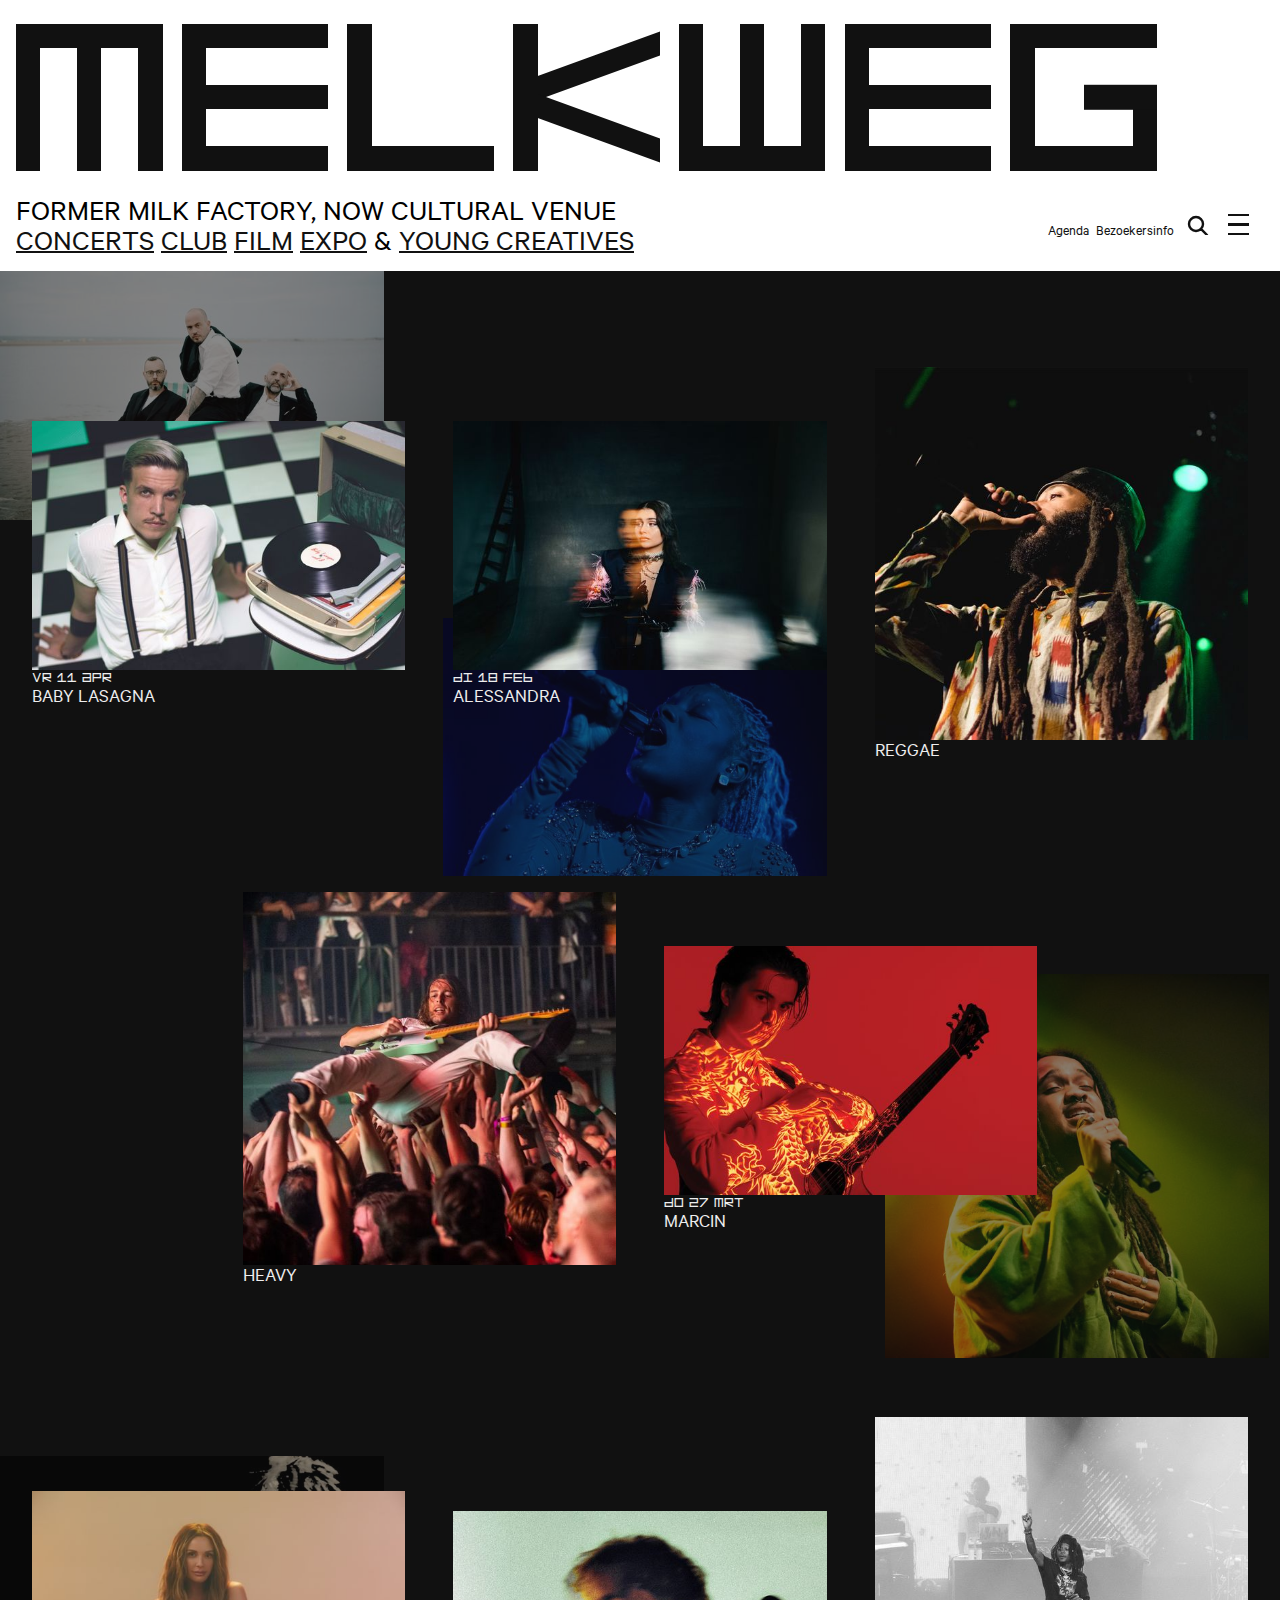
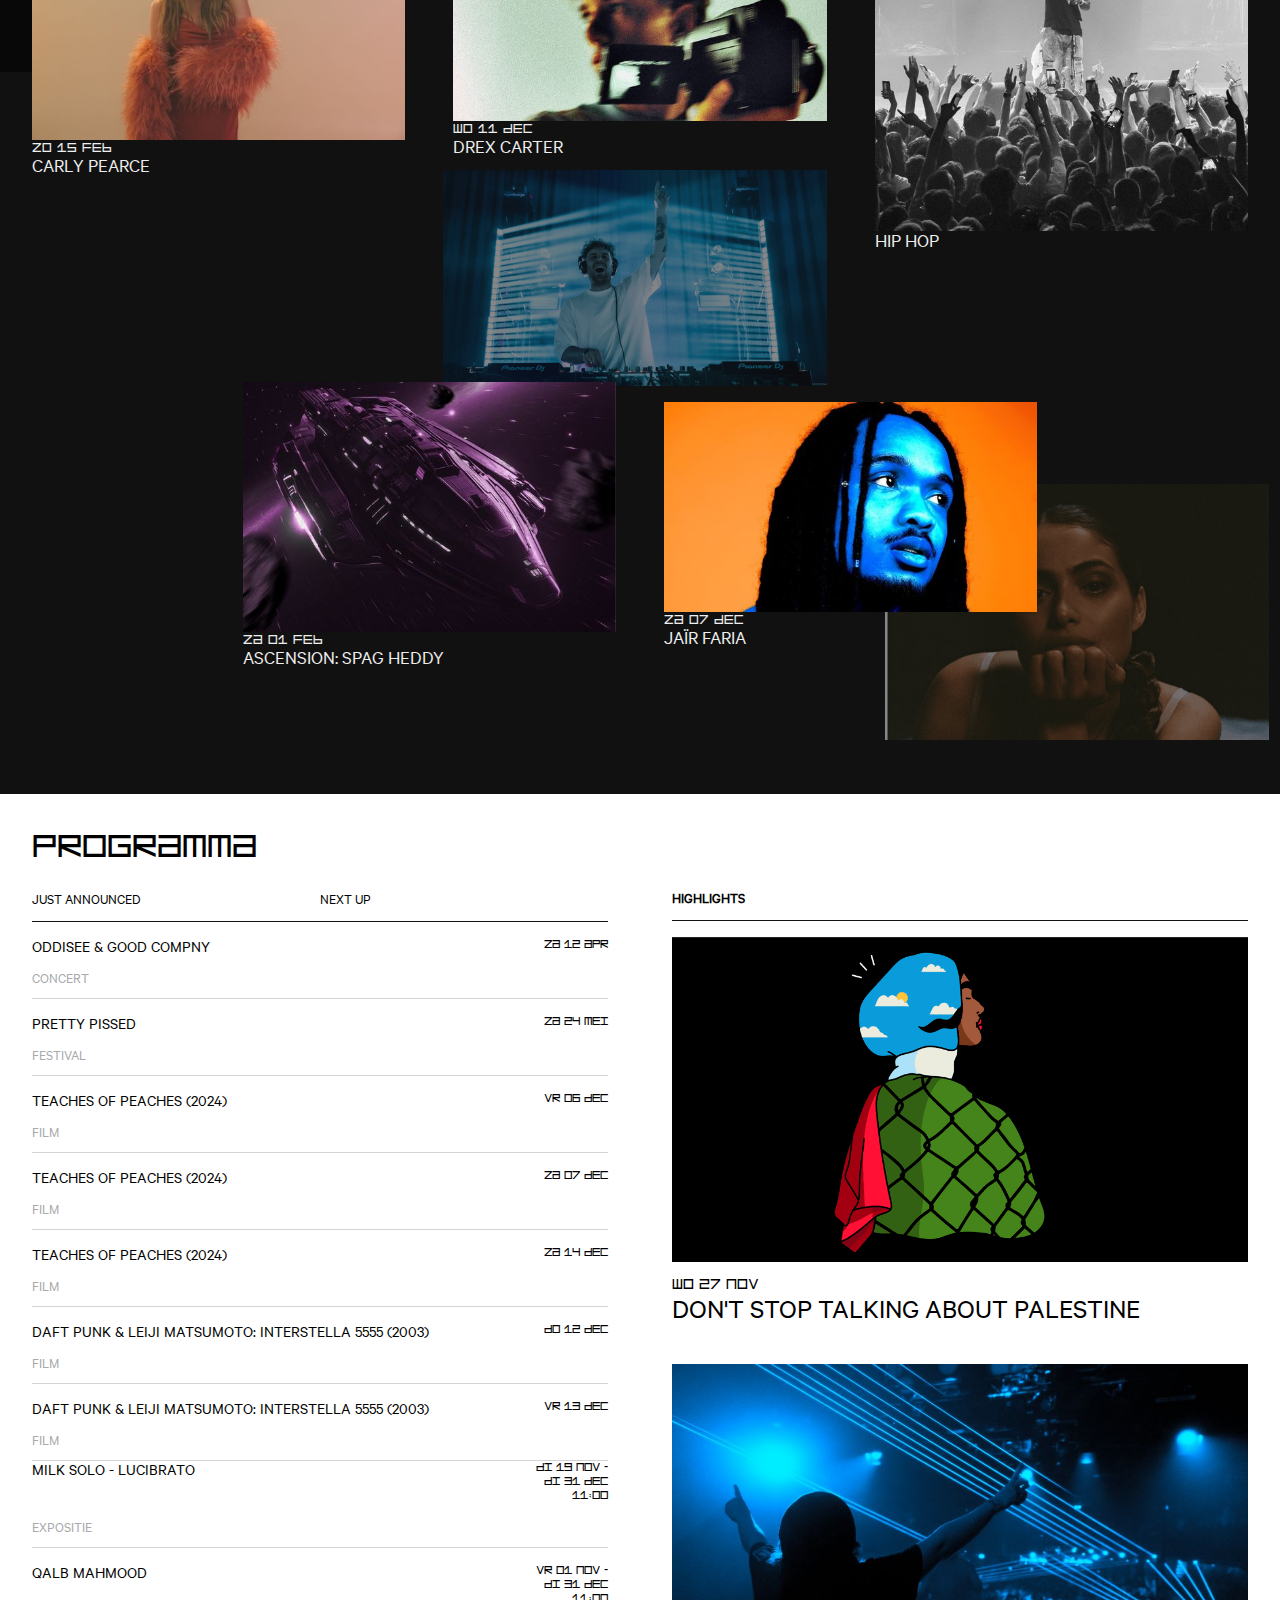
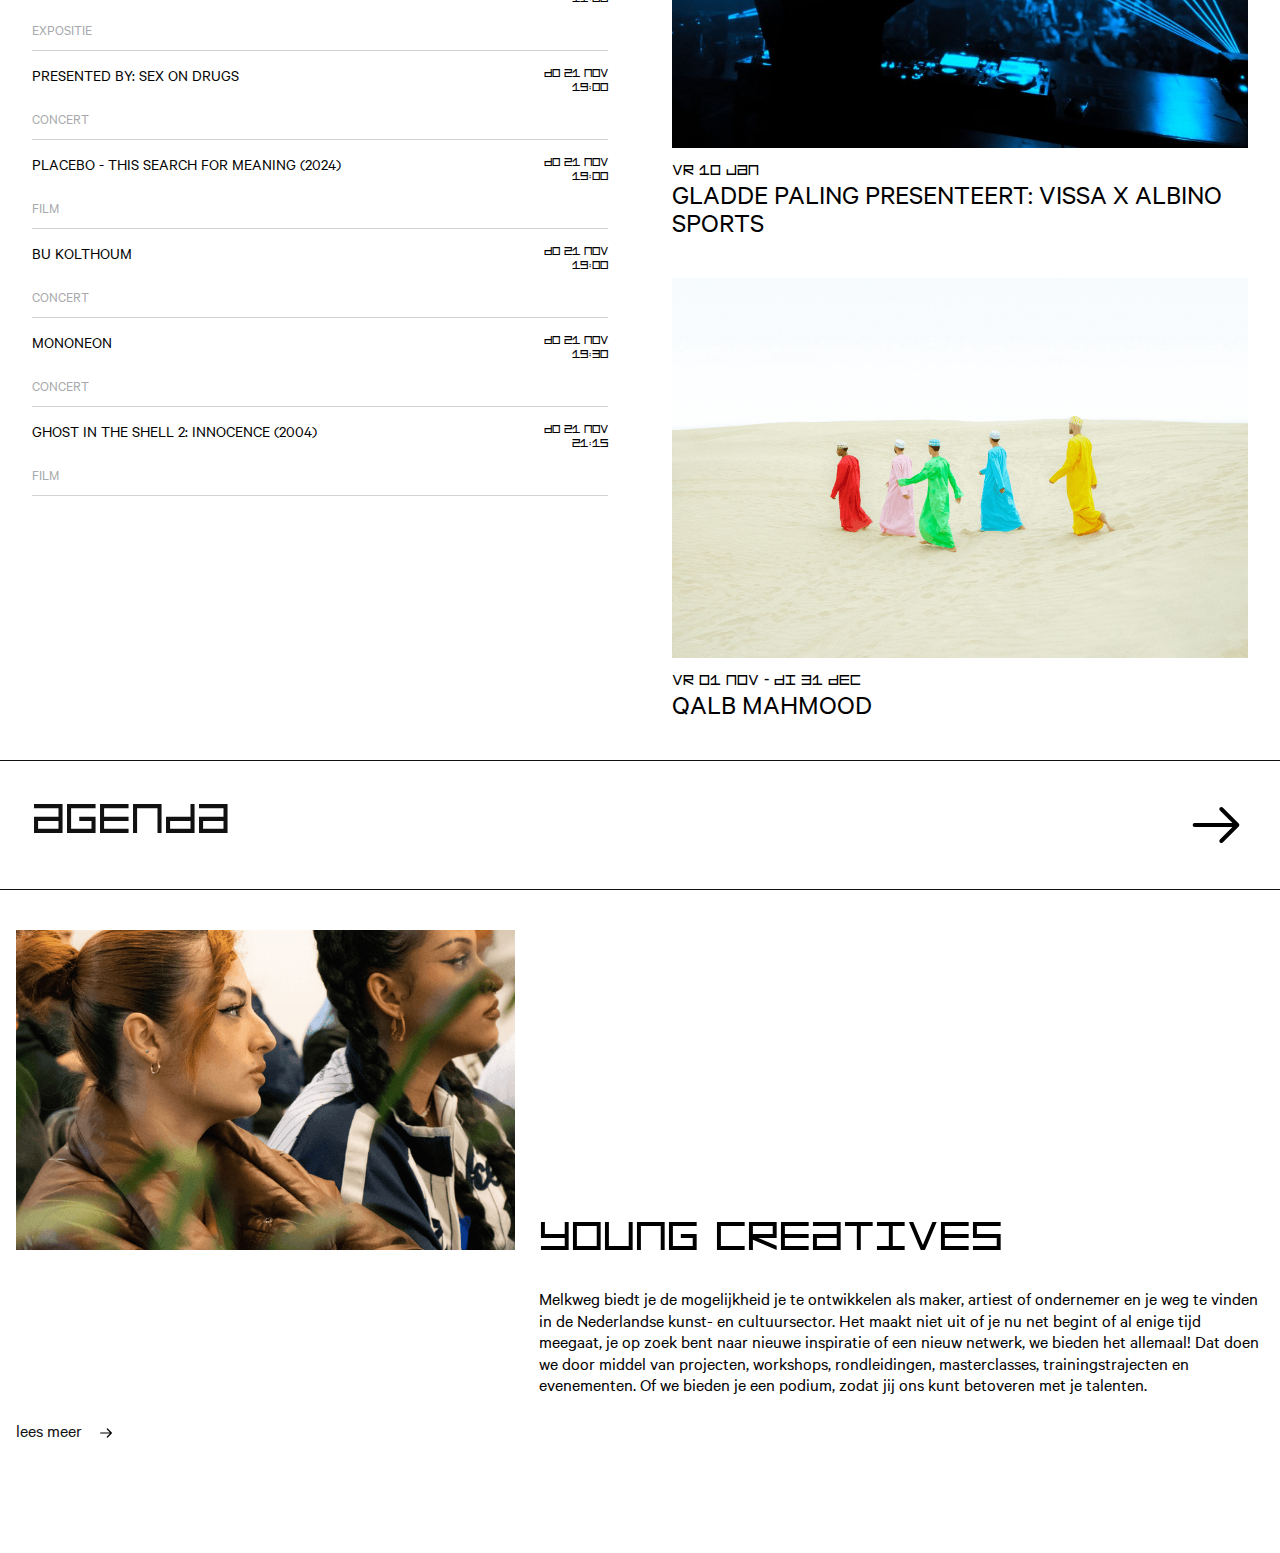
<file: index.html>
<!DOCTYPE html>
<html lang="nl">
	
<head>
	<meta charset="UTF-8">
	<meta name="author" content="Iris Baltus">
	<meta name="viewport" content="width=device-width, initial-scale=1">
	
	<title>Melkweg Amsterdam</title>
	
	<link href="styles/stylemain.css" rel="stylesheet">
	<link href="styles/stylehome.css" rel="stylesheet">
	
	<link rel="icon" type="image/svg+xml" href="images/favicon.svg">
</head>

<body>
	<header>
		<h1 class="visually-hidden">melkweg</h1>
		<!-- letter m -->
		<section>
			<div>
				<span></span>
				<span></span>
				<span></span>
				<span></span>
			</div>
		<!-- letter e -->
			<div>
				<span></span>
				<span></span>
				<span></span>
				<span></span>
			</div>
		<!-- letter l  -->
			<div>
				<span></span>
				<span></span>
			</div>
			
		<!--letter k  -->
			<div>
				<span></span>
				<span></span>
				<span></span>
			</div>
		<!-- letter w -->
			<div>
				<span></span>
				<span></span>
				<span></span>
				<span></span>
			</div>
		<!-- letter e 2 -->
			<div>
				<span></span>
				<span></span>
				<span></span>
				<span></span>
			</div>
		<!-- letter g -->
			<div>
				<span></span>
				<span></span>
				<span></span>
				<span></span>
				<span></span>
			</div>
		</section>	
			
		<nav>
			<a href="index.html">
				<h2>melkweg</h2>
			</a>
			<a href="#">Agenda</a>
			<a href="#">Bezoekersinfo</a>
			
			<a href="#">
					<svg  xmlns="http://www.w3.org/2000/svg">
	
						 <path d="M14.9536 14.9458L21 21M17 10C17 13.866 13.866 17 10 17C6.13401 17 3 13.866 3 10C3 6.13401 6.13401 3 10 3C13.866 3 17 6.13401 17 10Z"/> 
						
					</svg>
			</a>
			
			<div>
				<span></span>
				<span></span>
				<span></span>
			</div>

	</nav>    

	<nav>
		<p>former milk factory, now cultural venue</p>
		<a href="#">concerts</a>
		<a href="#">club</a>
		<a href="#">film</a>
		<a href="#">expo</a>
		&
		<a href="">young creatives</a>
	</nav>
			
		
		<!-- <ul>
			<li>Agenda</li>
			<li>Bezoekersinfo</li>
			<li> <img src="images/zoek_icoon.webp" alt="zoek-icoon"> </li>
			<li> <img src="images/Hamburger_icon.svg.png" alt="humburger menu icoon"></li>
		</ul> -->

	</header>
	
<main>
		<section>
			<h2 class="visually-hidden">Voorgesteld</h2>
			<article>
				<a href="#">
					<h3>Baby Lasagna</h3>
					<p>Vr 11 apr</p>
					<div>
						<img src="images/Baby-Lasagna-Website.jpg" alt="Afbeelding van Baby Lasagna">
					</div>	
								<!-- zoom kon niet anders dan met een div, overflow:hidden werkt anders niet -->
			    </a>
			</article>

			<article>
					<a href="#">
						<h3>Alessandra</h3>
						<p>di 18 feb</p>
						<div>
							<img src="images/alessandra-gurosommer3.jpg" alt="Afbeelding van Alessandra">
						</div>
						
					</a> 
			</article>

			<article>
				<a href="#">
					<h3>Reggae</h3>
					<div>
						<img src="images/reggae.jpg" alt="afbeelding van een reggae feest in de melkweg">
					</div>
					
			    </a>
			</article>
			
			<article>
				<a href="#">
					<h3>Heavy</h3>
					<div>
						<img src="images/heavy.jpg" alt="Afbeelding van een heavy feest in de melkweg">
					</div>
					
			    </a>
			</article>

			<article>
				<a href="#">
					<h3>Marcin</h3>
					<p>do 27 mrt</p>
					<div>
						<img src="images/Marcin-Website.jpg" alt="Afbeelding van Marcin">
					</div>
					
			    </a>
			</article>

			<article>
				<a href="#">
					<h3>Carly Pearce</h3>
					<p>zo 15 feb</p>
					<div>
						<img src="images/CarlyPearce.jpg" alt="Afbeelding van Carly Pearce">
					</div>
					
			    </a> 
			</article>

			<article>
				<a href="concert.html">
					<h3>Drex Carter</h3>
					<p>wo 11 dec</p>
					<div>
						<img src="images/Drex_Carter.jpeg" alt="Afbeelding van Drex Carter">
					</div>
					
				</a>	
			</article>

			<article>
				<a href="#">
					<h3>Hip Hop</h3>
					<div>
						<img src="images/Hip_Hop.jpg" alt="Afbeelding van een Hip Hop feest in de melkweg">
					</div>
					
				</a>
			</article>

			<article>
				<a href="#">
			    	<h3>Ascension: spag heddy  </h3>
					<p>za 01 feb</p>
					<div>
						<img src="images/Ascension-Website.jpg" alt="afbeelding van Ascension">
					</div>
					
			    </a>
			</article>

			<article>
				<a href="#">
					<h3>Jaïr Faria </h3>
					<p>za 07 dec</p>
					<div>
						<img src="images/jairfaria-CMS.jpg" alt="Afbeelding van Jaïr Faria">
					</div>
					
			    </a>
			</article>
			<!-- background image grid -->
			<ul>
				<li>
					<img src="images/Chinese-Man.jpg" alt="">
				</li>
				<li>
					<img src="images/Iniko.jpeg" alt="">
				</li>
				<li>
					<img src="images/RADAR-Jaïr.jpg" alt="">
				</li>
				<li>
					<img src="images/Rootsriders.jpg" alt="">
				</li>
				<li>
					<img src="images/Jerro.png" alt="">
				</li>
				<li>
					<img src="images/Noha-Website.png" alt="">
				</li>
			</ul>

		</section>

		<section>
			<header>
				<h2>Programma</h2>
				<input type="checkbox" id="justAnnounced" onclick="check()">
				<h3>
					<label for="just announced">just announced</label>
				</h3>
				<input type="checkbox" id="nextUp" onclick="check()">
				<h3>
					<label for="next up">next up</label>
				</h3>
				
		    </header>

			<!-- list just announced -->
			<ul>
				<li>
					<h4>pretty pissed</h4>
					<p>festival</p>
					<p>za 24 mei</p>
				</li>
				<li>
					<h4>oddisee & good compny</h4>
					<p>concert</p>
					<p>za 12 apr</p>
				</li>
				<li>
					<h4>teaches of peaches (2024)</h4>
					<p>film</p>
					<p>vr 06 dec</p>
				</li>
				<li>
					<h4>teaches of peaches (2024)</h4>
					<p>film</p>
					<p>za 07 dec</p>
				</li>
				<li>
					<h4>teaches of peaches (2024)</h4>
					<p>film</p>
					<p>za 14 dec</p>
				</li>
				<li>
					<h4>daft punk & leiji matsumoto: interstella 5555 (2003)</h4>
					<p>film</p>
					<p>do 12 dec</p>
				</li>
				<li>
					<h4>daft punk & leiji matsumoto: interstella 5555 (2003)</h4>
					<p>film</p>
					<p>vr 13 dec</p>
				</li>
			</ul>

			<!-- list next up -->
			<ul>
				<li>
					<h4>qalb mahmood</h4>
					<p>expositie</p>
					<p>vr 01 nov - di 31 dec 11:00</p>
				</li>
				<li>
					<h4>milk solo - lucibrato</h4>
					<p>expositie</p>
					<p>di 19 nov - di 31 dec 11:00</p>
				</li>
				<li>
					<h4>presented by: sex on drugs</h4>
					<p>concert</p>
					<p>do 21 nov 19:00</p>
				</li>
				<li>
					<h4>placebo - this search for meaning (2024)</h4>
					<p>film</p>
					<p>do 21 nov 19:00</p>
				</li>
				<li>
					<h4>bu kolthoum</h4>
					<p>concert</p>
					<p>do 21 nov 19:00</p>
				</li>
				<li>
					<h4>mononeon</h4>
					<p>concert</p>
					<p>do 21 nov 19:30</p>
				</li>
				<li>
					<h4>ghost in the shell 2: innocence (2004)</h4>
					<p>film</p>
					<p>do 21 nov 21:15</p>
				</li>
			</ul>
		</section>
		<section>
			<h2>highlights</h2>
			<ul>
				<li>
					<h3>don't stop talking about palestine</h3>
					<p>wo 27 nov</p>
					<a href="#"><img src="images/Don't-stop-talking-about-palestine.png" alt="Afbeelding dat de expositie over palestina representeert  "></a>
				</li>
				<li>
					<h3>gladde paling presenteert: vissa x albino sports</h3>
					<p>vr 10 jan</p>
					<a href="#"><img src="images/VISSA@Melkweg13.01.2024.-@eager_capturesHR-34.jpg" alt="Afbeelding die het vissa event representeert"></a>
				</li>
				<li>
					<h3>qalb mahmood</h3>
					<p>vr 01 nov - di 31 dec</p>
					<a href="#"><img src="images/qalb_mahmood.png" alt="Afbeelding van de expositie qalb mahmood"></a>
				</li>
			</ul>
		</section>
		<section>
			<a href="#">
				<!-- SVG STYLES IN CSS -->
				<h2>Agenda</h2>
				<svg width="4em" height="4em" viewBox="0 0 24 24" fill="none" xmlns="http://www.w3.org/2000/svg">
					<path d="M20 12L4 12M20 12L14 18M20 12L14 6" stroke="#000000" stroke-width="1.5" stroke-linecap="round" stroke-linejoin="round"/>
					</svg>
			</a>
		    
	    </section>
	
		<section>
			<h2>young creatives</h2>
			<p>Melkweg biedt je de mogelijkheid je te ontwikkelen
				 als maker, artiest of ondernemer en je weg te vinden 
				 in de Nederlandse kunst- en cultuursector. Het maakt niet 
				 uit of je nu net begint of al enige tijd meegaat, je op 
				 zoek bent naar nieuwe inspiratie of een nieuw netwerk, we 
				 bieden het allemaal! Dat doen we door middel van projecten, 
				 workshops, rondleidingen, masterclasses, trainingstrajecten 
				 en evenementen. Of we bieden je een podium, zodat jij ons 
				 kunt betoveren met je talenten.</p>
		    <img src="images/young-creatives-header.png" alt="Afbeelding van young creatives">
			
			<a href="#">
				<p>lees meer</p>
				<!-- <a href="">lees meer</a> -->
				<svg width="1em" height="1em" viewBox="0 0 24 24" fill="none" xmlns="http://www.w3.org/2000/svg">
					<path d="M20 12L4 12M20 12L14 18M20 12L14 6" stroke="#000000" stroke-width="1.8" stroke-linecap="round" stroke-linejoin="round"/>
					</svg>	

			</a>

		</section>

</main>
	<footer>

	</footer>
	

	<script defer src="scripts/script.js"></script>
</body>
	
</html>
</file>
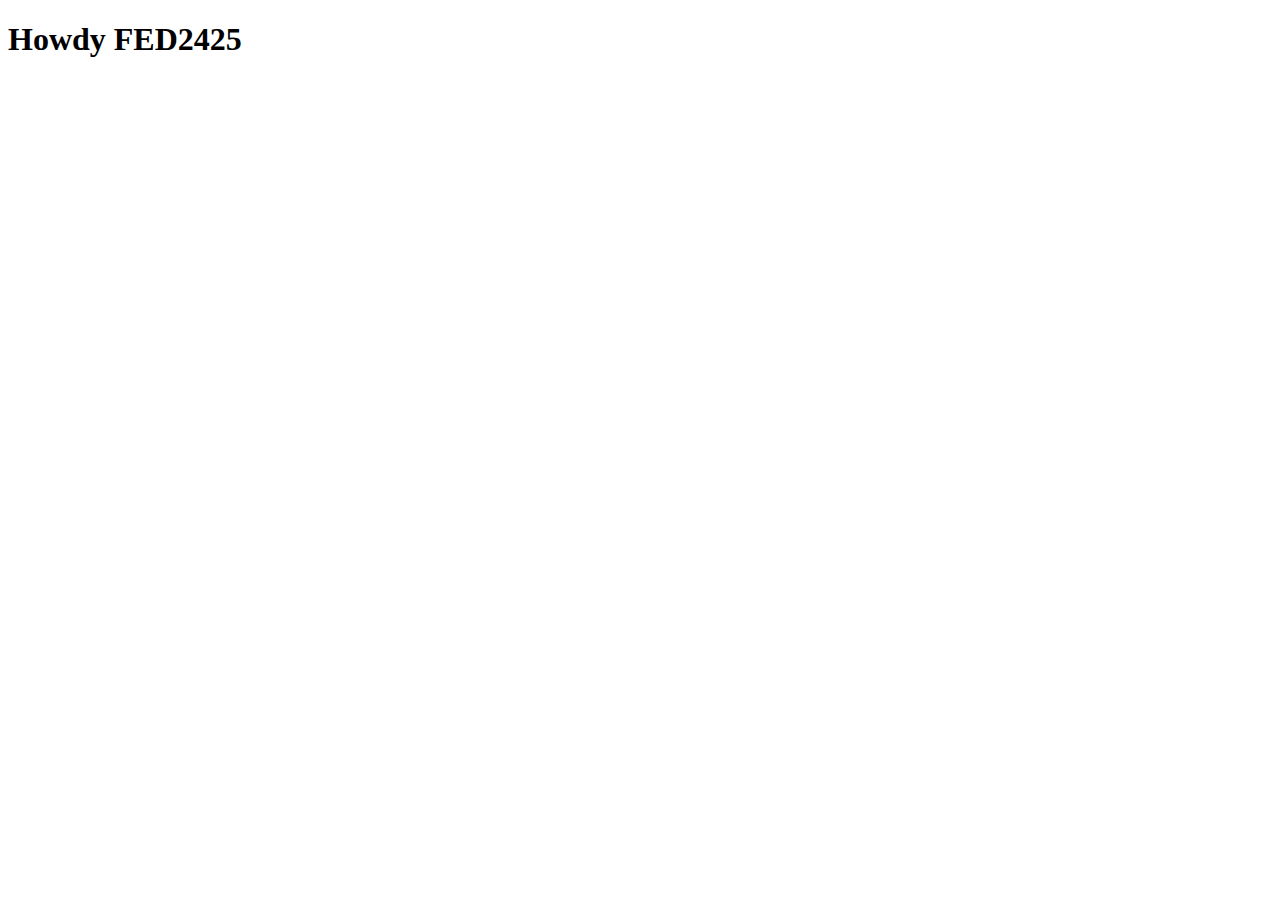
<file: fed/basiswebsite/index.html>
<!DOCTYPE html>
<html lang="nl">
	
<head>
	<meta charset="UTF-8">
	<meta name="author" content="jouw naam">
	<meta name="viewport" content="width=device-width, initial-scale=1">
	
	<title>Howdy FED2425</title>
	
	<link href="styles/style.css" rel="stylesheet">
	<link rel="icon" type="image/svg+xml" href="images/favicon.svg">
</head>

<body>
	<h1>Howdy FED2425</h1>

	<script defer src="scripts/script.js"></script>
</body>
	
</html>
</file>
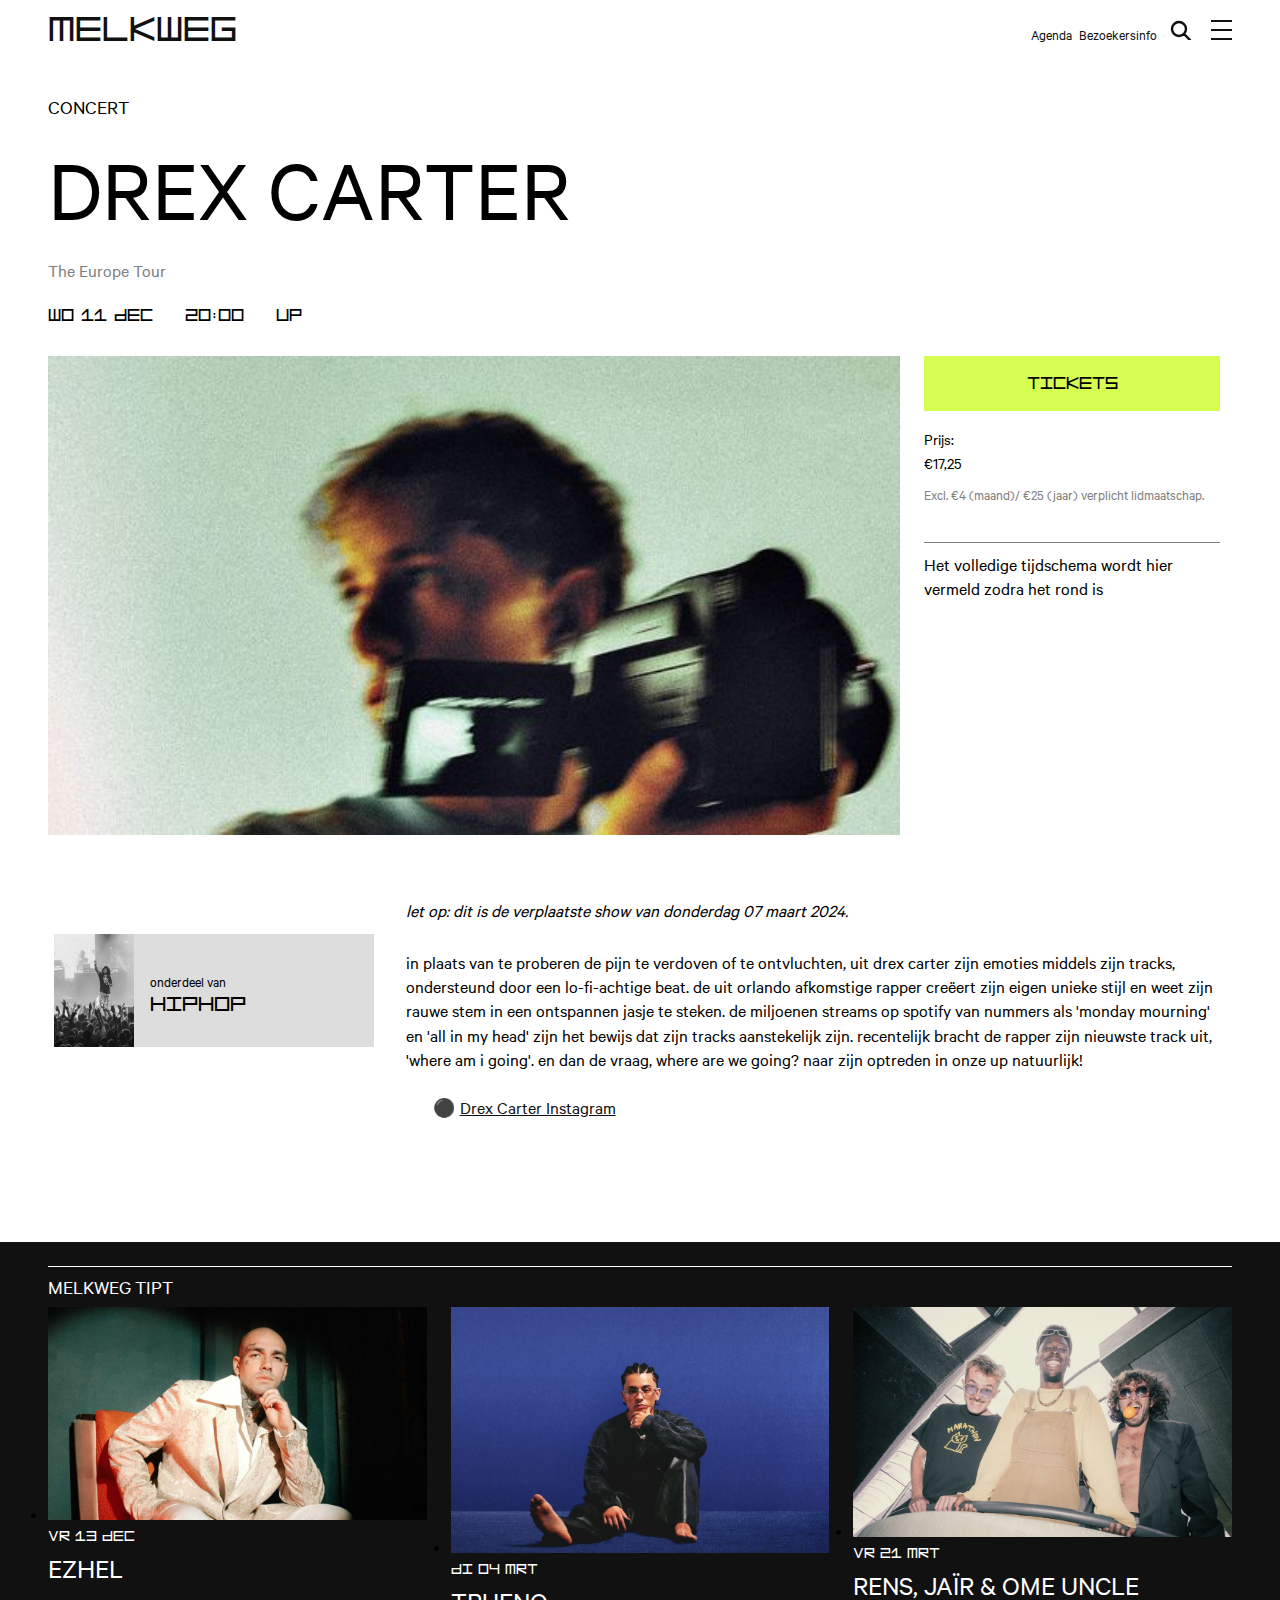
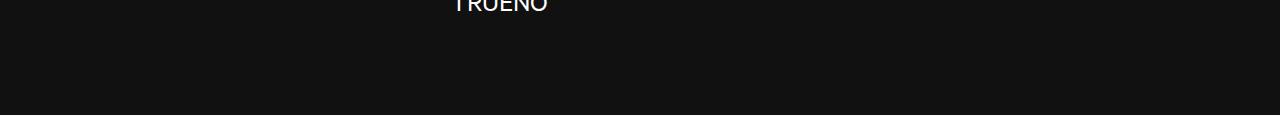
<file: concert.html>
<!DOCTYPE html>
<html lang="nl">
	
<head>
	<meta charset="UTF-8">
	<meta name="author" content="Iris Baltus">
	<meta name="viewport" content="width=device-width, initial-scale=1">
	
	<title>Melkweg Concert</title>
	
	<link href="styles/stylemain.css" rel="stylesheet">
    <link rel="stylesheet" href="styles/styleconcert.css">
	<link rel="icon" type="image/svg+xml" href="images/favicon.svg">
</head>
<header>

    <nav>
		<a href="index.html">
            <h2>melkweg</h2>
        </a>
        <a href="#">Agenda</a>
		<a href="#">Bezoekersinfo</a>
		<a href="#">
				<svg  xmlns="http://www.w3.org/2000/svg">

					 <path d="M14.9536 14.9458L21 21M17 10C17 13.866 13.866 17 10 17C6.13401 17 3 13.866 3 10C3 6.13401 6.13401 3 10 3C13.866 3 17 6.13401 17 10Z"/> 
					
				</svg>
		</a>
        
        <div>
            <span></span>
            <span></span>
            <span></span>
        </div>
    </nav>    
	
</header>
<main>
    <div>

    <img src="images/Drex_Carter.jpeg" alt="Afbeelding van Drex Carter">

    <section>
        <h1>Drex Carter</h1>
        <p>concert</p>
        <p>The Europe Tour</p>
        <ul>
            <li>
                <p>wo 11 dec</p>
            </li>
            <li>
                <p>20:00</p>  
            </li>
            <li>
                <p>Up</p> 
            </li>
        </ul>
    </section>
    <section> 
        <button>Tickets</button>
        <p>Prijs:</p>
        <p>€17,25</p>
        <p>Excl. €4 (maand)/ €25 (jaar) verplicht lidmaatschap.</p>
        <p>
            Het volledige tijdschema wordt hier vermeld zodra het rond is
        </p>
    </section>    
    </div>   
    
    <section>
        <ul>
            <li>
                <p>Let op: dit is de verplaatste show van donderdag 07 maart 2024.</p>
            </li>
            <li>
                <p> In plaats van te proberen de pijn te verdoven of te ontvluchten, 
                    uit Drex Carter zijn emoties middels zijn tracks, ondersteund door 
                    een Lo-Fi-achtige beat. De uit Orlando afkomstige rapper creëert zijn 
                    eigen unieke stijl en weet zijn rauwe stem in een ontspannen jasje te 
                    steken. De miljoenen streams op Spotify van nummers als 
                    'Monday Mourning' en 'All in My Head' zijn het bewijs dat zijn 
                    tracks aanstekelijk zijn. Recentelijk bracht de rapper zijn nieuwste 
                    track uit, 'Where Am I Going'. En dan de vraag, Where Are We Going? 
                    Naar zijn optreden in onze UP natuurlijk!</p>
            </li>
            <li>
                <a href="#">Drex Carter Instagram</a>
            </li>
        </ul>
      
        <!-- <p>
            Let op: dit is de verplaatste show van donderdag 07 maart 2024.

        </p>
        <p>
            In plaats van te proberen de pijn te verdoven of te ontvluchten, 
            uit Drex Carter zijn emoties middels zijn tracks, ondersteund door 
            een Lo-Fi-achtige beat. De uit Orlando afkomstige rapper creëert zijn 
            eigen unieke stijl en weet zijn rauwe stem in een ontspannen jasje te 
            steken. De miljoenen streams op Spotify van nummers als 
            'Monday Mourning' en 'All in My Head' zijn het bewijs dat zijn 
            tracks aanstekelijk zijn. Recentelijk bracht de rapper zijn nieuwste 
            track uit, 'Where Am I Going'. En dan de vraag, Where Are We Going? 
            Naar zijn optreden in onze UP natuurlijk!

        </p>

        <a href="#">Drex Carter Instagram</a> -->

        <article>
            <h2>Hiphop</h2>
            <p>Onderdeel van</p>
            <div>
                <img src="images/Hip_Hop.jpg" alt="">
            </div>    
        </article>
    </section>

    <section>
        <h2>melkweg tipt</h2>
            <ul>
                <li>
                    <a href="#">
                       <h3>Ezhel</h3>
                       <p>Vr 13 dec</p>
                       <img src="images/Ezhel-Ticketmaster.jpg" alt="">
                    </a>
                </li>
                <li>
                    <a href="#">
                        <h3>Trueno</h3>
                        <p>Di 04 mrt</p>
                        <img src="images/TRUENO3865.jpg" alt="">
                    </a>
                </li>
                <li>
                    <a href="">
                        <h3>Rens, Jaïr & Ome Uncle</h3>
                        <p>Vr 21 mrt</p>
                        <img src="images/rens-jaïr-omeuncle.jpg" alt="">
                    </a>

                </li>
                <li>
                    <a href="">
                        <h3>Nemo</h3>
                        <p>Di 01 apr</p>
                        <img src="images/Nemo-cms.jpg" alt="">
                    </a>

                </li>

            </ul>

       
    </section>
   

</main>
<footer>

</footer>
</file>
<file: styles/stylemain.css>
*, *::after, *::before {
    box-sizing:border-box;  
  }

  :root {
	/* startje */
	--color-text:#111;
	--color-text-2:#fff;
	--color-background:#fff;
	--color-background-2:#111;
	--color-buttonbackground:#fff;
	--color-animation:#111;
	--background-color-buttontickets: #d6fe51;
	--background-color-buttontickets-hover: #9eba43;
	--color-p-grey:rgb(167, 169, 172);
	--color-event-p:rgb(128, 128, 128);
	--color-grey-background:#ddd;
	--font-Melkweg: 'Melkweg', system-ui, -apple-system, BlinkMacSystemFont, 'Segoe UI', Roboto, Oxygen, Ubuntu, Cantarell, 'Open Sans', 'Helvetica Neue', sans-serif;
	--font-Calibre: 'Calibre', system-ui, -apple-system, BlinkMacSystemFont, 'Segoe UI', Roboto, Oxygen, Ubuntu, Cantarell, 'Open Sans', 'Helvetica Neue', sans-serif;
	font-weight: 300;
	line-height: 1;

	/* --letter-width:2.29em;
	--streepje-width:calc( var(--letter-width) / 6 );
   */
}


/* fonts */
 
@font-face {
	font-family: 'Calibre';
	src: url(../fonts/calibre-regular.woff2);
}

@font-face {
	font-family: 'Calibre Medium';
	src: url(../fonts/calibre-medium.woff2);
}

@font-face {
	font-family: 'Melkweg';
	src: url(../fonts/melkweg-regular.woff2);
}

/* elementen onzichtbaar maken */
.visually-hidden {
	clip: rect(0 0 0 0);
	clip-path: inset(50%);
	height: 1px;
	overflow: hidden;
	position: absolute;
	white-space: nowrap;
	width: 1px;
  } 
   /* bron: https://www.a11yproject.com/posts/how-to-hide-content/ */

/* :focus{
	outline: solid red;

}
    */
body{
	max-width: 100vw;
	background-color: var(--color-background);
  }

  * {
	font-family: var(--font-Calibre);
	margin: 0;
	padding: 0;
	/* overflow-x: hidden; */
	font-weight: 400;
	

}  
h2, h3, h4, li p, article p {
	text-transform: uppercase;
}

header nav:first-of-type{
	display: flex;
	align-content: center;
	background-color: var(--color-background-2);
	width: 100%;
	padding: .5em;
	position: fixed;
	gap: .4em;

    right: 0;
    bottom: 0;
    left: 0;

	z-index: 75;
	font-size: 1.875rem;
}

header nav:first-of-type h2{
	font-family: var(--font-Melkweg);
	color: var(--color-text-2);
	font-size: .9em;
	font-weight: 300;

}
header nav:first-of-type a:first-of-type{
	margin-right: auto;
	display: flex;
	text-decoration: none;
}
a{
	cursor: pointer;
}

header nav:first-of-type svg:first-of-type{
	width: 1em;
    height: 1em;
    fill: none;

	stroke: var(--color-buttonbackground);
	stroke-width: 0.08em;
	stroke-linecap: round;
	stroke-linejoin: round;
}
header nav:first-of-type > div{
	width: .7em;
	height: .7em;
	background-color: var(--color-background-2);

	display: flex;
	flex-direction: column;
	justify-content: space-between;

}

header nav:first-of-type > div span{
	width: .7em;
	height: .08em;
	background-color: var(--color-background);
}

header nav:first-of-type a:nth-of-type(2),
header nav:first-of-type a:nth-of-type(3){
	display: none;

}
/* header nav:first-of-type svg:nth-of-type(2){
	width: 1em;
    height: 1em;
    fill: var(--color-background);
	stroke: var(--color-background);

	stroke-width: 0.1em;
	stroke-linecap: round;
	stroke-linejoin: round;


} */
</file>
<file: styles/stylehome.css>
:root{
   --letter-width:11.45vw;
   --streepje-width:calc(var(--letter-width) / 6);
}

/* code voor text animation  */

/* Letter m gemaakt samen met Sanne, deze kennis heb ik gebruikt voor mijn volgende animaties */
/* hele letter m*/


header section div:first-of-type {
	width:var(--letter-width);
	aspect-ratio:1;
	background:var(--color-background);
	
	display:flex;
	justify-content:space-between;
	
	animation-name:letter-m;
	animation-duration:4s;
	/* animation-iteration-count:2; */
	animation-timing-function:ease-in-out;
  }
/* groep losse elementen in letter m */
  header section div:first-of-type span {
	display:block;
	height:var(--letter-width);
	width:var(--streepje-width);
	background-color:var(--color-animation);
  }

/* los element letter m */
  header section div:first-of-type span:last-of-type {
	position:absolute;
	background-color:var(--color-animation);
	
	width:var(--letter-width);
	height:var(--streepje-width);
	
	animation-name:streepje-m;
	animation-duration:4s;
	/* animation-iteration-count:2; */
	animation-timing-function:ease-in-out;
  }
  
/* translate los element letter m */
@media (prefers-reduced-motion:no-preference) {
  @keyframes streepje-m {
	0% {
	  translate: 0 0;
	}
	12.5%, 25% {
	  translate: 0 calc(var(--letter-width) - var(--streepje-width));
	}
	37.5%, 50% {
	  translate: 0 0;
	}
	62.5%, 75% {
	  translate: 0 calc(var(--letter-width) - var(--streepje-width));
	}
	87.5%, 100% {
	  translate: 0 0;
	}
  }

  /* rotate groep elementen letter m (hele div) */
  @keyframes letter-m {
	0%, 12.5% {
	  rotate:0deg;
	}
	25%, 37.5% {
	  rotate:90deg;
	}
	50%, 62.5% {
	  rotate:180deg;
	} 
	75%, 87.5% {
	  rotate:270deg;
	}
	100% {
	  rotate:360deg;
	}
  }}
/* codes letter e */
header section div:nth-of-type(2){
	width:var(--letter-width);
	aspect-ratio:1;
	background:var(--color-background);
	
	display:flex;
	flex-direction: column;
	justify-content:space-between;
	
	animation-name:letter-e;
	animation-duration:4s;
	/* animation-iteration-count:1; */
	animation-timing-function:ease-in-out;
  }

header section div:nth-of-type(2) span:first-of-type{
	animation-name: eerste-streepje-e;
	animation-duration:4s;
}
header section div:nth-of-type(2) span:nth-of-type(2){
	animation-name: tweede-streepje-e;
	animation-duration:4s;
}
header section div:nth-of-type(2) span:nth-of-type(3){
	animation-name: derde-streepje-e;
	animation-duration:4s;
}


  /* streepje letter e */
  header section div:nth-of-type(2) span:last-of-type {
	position:absolute;
	background-color:var(--color-animation);
	
	width:var(--streepje-width);
	height:var(--letter-width);
	
	animation-name:streepje-e;
	animation-duration:4s;
	/* animation-iteration-count:2; */
	animation-timing-function:ease-in-out;
  }

  /* groep losse elementen letter e */
  header section div:nth-of-type(2) span {
	height:var(--streepje-width);
	width:var(--letter-width);
	background-color:var(--color-animation);
  }
  @media (prefers-reduced-motion:no-preference) {
  @keyframes streepje-e {
	0%, 99% {
		display: none;
	}
	100% {
		translate: 0 0;
	}
  }

  @keyframes letter-e {
	0%, 24% {
		rotate: -90deg;
	}
	26%, 49% {
		rotate: 0deg;
	}
	51%, 74% {
		rotate: -90deg;
	}
	76%, 100% {
		rotate: 0deg;
	}
  }
  @keyframes eerste-streepje-e {
	1%, 5% {
		opacity: 0%;
	}
	5%, 13% {
		opacity: 100%;
	}
	13%, 17% {
		opacity: 0;
	}
	17%, 26% {
		opacity: 100%;
	}
	26%, 30% {
		opacity: 0%;
	}
	30%, 38% {
		opacity: 100%;
	}
	38%, 42% {
		opacity: 0%;
	}
	42%, 51% {
		opacity: 100%;
	}
	51%, 55% {
		opacity: 0%;
	}
	55%, 63% {
		opacity: 100%;
	}
	63%, 67% {
		opacity: 0%;
	}
	67%, 76% {
		opacity: 100%;
	}
	76%, 80% {
		opacity: 0%;
	}
	80%, 88% {
		opacity: 100%;
	}
	88%, 92% {
		opacity: 0%;
	}
	92%, 100% {
		opacity: 100%;
	}
	
	
  }
  @keyframes tweede-streepje-e {
	1%, 5% {
		opacity: 100%;
	}
	5%, 9% {
		opacity: 0%;
	}
	9%, 17% {
		opacity: 100%;
	}
	17%, 21% {
		opacity: 0%;
	}
	21%, 30% {
		opacity: 100%;
	}
	30%, 34% {
		opacity: 0%;
	}
	34%, 42% {
		opacity: 100%;
	}
	42%, 46% {
		opacity: 0%;
	}
	46%, 50% {
		opacity: 100%;
	}
	55%, 59% {
		opacity: 0%;
	}
	59%, 67% {
		opacity: 100%;
	}
	67%, 71% {
		opacity: 0%;
	}
	71%, 80% {
		opacity: 100%;
	}
	80%, 84% {
		opacity: 0%;
	}
	84%, 92% {
		opacity: 100%;
	}
	92%, 96% {
		opacity: 0%;
	}
	96%, 100% {
		opacity: 100%;
	}
	
  }
  @keyframes derde-streepje-e {
	1%, 9% {
		opacity: 100%;
	}
	9%, 13% {
		opacity: 0;
	}
	13%, 21% {
		opacity: 100%;
	}
	21%, 25% {
		opacity: 0%;
	}
	25%, 34% {
		opacity: 100%;
	}
	34%, 38% {
		opacity: 0%;
	}
	38%, 46% {
		opacity: 100%;
	}
	46%, 50% {
		opacity: 0%;
	}
	50%, 59% {
		opacity: 100%;
	}
	59%, 63% {
		opacity: 0%;
	}
	63%, 71% {
		opacity: 100%;
	}
	71%, 75% {
		opacity: 0%;
	}
	75%, 84% {
		opacity: 100%;
	}
	84%, 88% {
		opacity: 0%;
	}
	88%, 96% {
		opacity: 100%;
	}
	96%, 100% {
		opacity: 0%;
	}

  }}

  /* codes letter l */

  header div:nth-of-type(3) span{
	display:block;
	height:var(--letter-width);
	width:var(--streepje-width);
	background-color:var(--color-animation);

  }

  /* horizontale streep letter l */

  header div:nth-of-type(3) span:last-of-type{
	position:absolute;
	background-color:var(--color-animation);
	
	width:var(--letter-width);
	height:var(--streepje-width);

	/* display: flex; */
	/* align-items: end; */
	
	animation-name:horizontaal-l;
	animation-duration:4s;
	/* animation-iteration-count:2; */
	animation-timing-function:ease-in-out;

  }

  /* verticale streep letter l */

  header div:nth-of-type(3) span:first-of-type{
	position:absolute;
	background-color:var(--color-animation);
	
	width:var(--streepje-width);
	height:var(--letter-width);
	
	animation-name:verticaal-l;
	animation-duration:4s;
	animation-timing-function:ease-in-out;

  }

  header div:nth-of-type(3) {
	width:var(--letter-width);
	aspect-ratio:1;
	background:var(--color-background);
	
	display:flex;
	align-items: end;
	
	/* animation-name:verticaal-l;
	animation-duration:3s;
	animation-iteration-count:1;
	animation-timing-function:ease-in-out; */
  }
  @media (prefers-reduced-motion:no-preference) {
  @keyframes horizontaal-l {
	0% {
	  translate: 0 0;
	}
	11.1%, 22.2% {
	  translate: 0 calc(((var(--letter-width) - var(--streepje-width)) / 2)*-1);
	}
	22.2%, 33.3% {
	  translate: 0 calc((var(--letter-width) - var(--streepje-width))*-1);
	}
	33.3%, 44.4% {
	  translate: 0 calc(((var(--letter-width) - var(--streepje-width)) / 2)*-1)
	}
	44.4%, 55.5% {
	  translate: 0 calc((var(--letter-width) - var(--streepje-width))*-1);
	}
	55.5%, 66.6% {
		translate: 0 calc(((var(--letter-width) - var(--streepje-width)) / 2)*-1);
	}
	66.6%, 77.7% {
		translate: 0 0;
	}
	77.7%, 88.8%{
		translate: 0 calc(((var(--letter-width) - var(--streepje-width)) / 2)*-1);
	}
	88.8%, 100% {
		translate: 0 0;
	}
  }

@keyframes verticaal-l {
	0% {
		translate: 0 0;
	  }
	  11.1%, 22.2% {
		translate: calc((var(--letter-width) - var(--streepje-width)) / 2) 0;
	  }
	  22.2%, 33.3% {
		translate: calc(var(--letter-width) - var(--streepje-width)) 0;
	  }
	  33.3%, 44.4% {
		translate: calc((var(--letter-width) - var(--streepje-width)) / 2) 0;
	  }
	  44.4%, 55.5% {
		translate: calc(var(--letter-width) - var(--streepje-width)) 0;
	  }
	  55.5%, 66.6% {
		  translate: calc((var(--letter-width) - var(--streepje-width)) / 2) 0;
	  }
	  66.6%, 77.7% {
		  translate: 0 0;
	  }
	  77.7%, 88.8%{
		  translate: calc((var(--letter-width) - var(--streepje-width)) / 2) 0;
	  }
	  88.8%, 100% {
		  translate: 0 0;
	  }

}}

header div:nth-of-type(4){
	width:var(--letter-width);
	aspect-ratio:1;
	background-color: var(--color-background);
	
	display:grid;
	align-items: center;
	
	animation-name:letter-k;
	animation-duration:4s;
	animation-timing-function:ease-in-out;
}

header div:nth-of-type(4) span:last-of-type{
	position:absolute;
	background-color:var(--color-animation);
	
	width:var(--streepje-width);
	height:var(--letter-width);

	animation-name:verticaal-k;
	animation-duration:4s;
	animation-timing-function:ease-in-out;
	
}
header div:nth-of-type(4) span{
	height:var(--streepje-width);
	width:var(--letter-width);
	background-color:var(--color-animation);

}

header div:nth-of-type(4) span:first-of-type{
	position: absolute;
	transform: skewY(-20deg);
	animation-name: eerste-streepje-k;
	background-color: var(--color-animation);
	transform-origin: left bottom;
	animation-duration: 4s;

}
header div:nth-of-type(4) span:nth-of-type(2){
	position: absolute;
	transform: skewY(20deg);
	animation-name: tweede-streepje-k;
	background-color: var(--color-animation);
	transform-origin: left top;
	animation-duration: 4s;
	
}
@media (prefers-reduced-motion:no-preference) {
@keyframes verticaal-k{
	0%, 12.5% {
		translate:calc(var(--letter-width) - var(--streepje-width)) 0;
	}
	12.5%, 25% {
		translate: 0 0;
	}
	25%, 37.5% {
		translate:calc(var(--letter-width) - var(--streepje-width)) 0;
	}
	37.5%, 50% {
		translate: 0 0;
	}
	50%, 62.5% {
		translate:calc(var(--letter-width) - var(--streepje-width)) 0;
	}
	62.5%, 75% {
		translate: 0 0;
	}
	75%, 87.5% {
		translate:calc(var(--letter-width) - var(--streepje-width)) 0;
	}
	87.5%, 100% {
		translate: 0 0;
	}
}

@keyframes eerste-streepje-k {
	0%, 12.5% {
		translate: 0 calc(var(--letter-width) / 2);
	}
	12.5%, 25% {
		translate: 0 0;
	}
	25%, 37.5% {
		translate: 0 calc(var(--letter-width) / 2);
	}
	37.5%, 50% {
		translate: 0 0;
	}
	50%, 62.5% {
		translate: 0 calc(var(--letter-width) / 2);
	}
	62.5%, 75% {
		translate: 0 0;
	}
	75%, 87.5% {
		translate: 0 calc(var(--letter-width) / 2);
	}
	87.5%, 100% {
		translate: 0 0;
	}
}
@keyframes tweede-streepje-k {
	0%, 12.5% {
		translate: 0 calc((var(--letter-width) / 2)*-1);
	}
	12.5%, 25% {
		translate: 0 0;
	}
	25%, 37.5% {
		translate: 0 calc((var(--letter-width) / 2)*-1);
	}
	37.5%, 50% {
		translate: 0 0;
	}
	50%, 62.5% {
		translate: 0 calc((var(--letter-width) / 2)*-1);
	}
	62.5%, 75% {
		translate: 0 0;
	}
	75%, 87.5% {
		translate: 0 calc((var(--letter-width) / 2)*-1);
	}
	87.5%, 100% {
		translate: 0 0;
	}
}}
/* letter w */
header section div:nth-of-type(5){
	width:var(--letter-width);
	aspect-ratio:1;
	background-color: var(--color-background);
	
	display:flex;
	justify-content:space-between;
	align-items: end;
	
	animation-name:letter-w;
	animation-duration:4s;
	animation-timing-function:ease-in-out;

}

/* streepjes letter w */
header section div:nth-of-type(5) span{
	display:block;
	height:var(--letter-width);
	width:var(--streepje-width);
	background-color:var(--color-animation);
}

/* liggend streepje letter w */
header section div:nth-of-type(5) span:last-of-type{
	position:absolute;
	background-color:var(--color-animation);
	
	width:var(--letter-width);
	height:var(--streepje-width);
	
	animation-name:streepje-w;
	animation-duration:4s;
	animation-timing-function:ease-in-out;
}
@media (prefers-reduced-motion:no-preference) {
@keyframes letter-w {
	0%, 12.5% {
		rotate:0deg;
	  }
	  25%, 37.5% {
		rotate:90deg;
	  }
	  50%, 62.5% {
		rotate:180deg;
	  } 
	  75%, 87.5% {
		rotate:270deg;
	  }
	  100% {
		rotate:360deg;
	  }
	
}


@keyframes streepje-w{
	0% {
		translate: 0 0;
	  }
	  12.5%, 25% {
		translate: 0 calc((var(--letter-width) - var(--streepje-width))*-1);
	  }
	  37.5%, 50% {
		translate: 0 0;
	  }
	  62.5%, 75% {
		translate: 0 calc((var(--letter-width) - var(--streepje-width))*-1);
	  }
	  87.5%, 100% {
		translate: 0 0;
	  }

}}

/* letter e-2 */
header section div:nth-of-type(6){
    width:var(--letter-width);
	aspect-ratio:1;
	background:var(--color-background);
	
	display:flex;
	flex-direction: column;
	justify-content:space-between;
	
	animation-name:letter-e-2;
	animation-duration:4s;
	animation-timing-function:ease-in-out;
}

 /* streepje letter e-2 */
 header section div:nth-of-type(6) span:last-of-type {
	position:absolute;
	background-color:var(--color-animation);
	
	width:var(--streepje-width);
	height:var(--letter-width);
	
	animation-name:streepje-e-2;
	animation-duration:4s;
	animation-timing-function:ease-in-out;
  }

  /* streepjes letter e-2 */
  header section div:nth-of-type(6) span {
	height:var(--streepje-width);
	width:var(--letter-width);
	background-color:var(--color-animation);
  }
  header section div:nth-of-type(6) span:first-of-type{
	animation-name: eerste-streepje-e-2;
	animation-duration:4s;
}
header section div:nth-of-type(6) span:nth-of-type(3){
	animation-name: derde-streepje-e-2;
	animation-duration:4s;
}
@media (prefers-reduced-motion:no-preference) {
  @keyframes streepje-e-2{
	0%, 99% {
		display: none;
	}
	90%, 100% {
		translate: 0 0;
	}

  }

  @keyframes letter-e-2{
	0%, 18%{
		rotate:90deg;
	}
	22%, 48%{
		rotate:180deg;
	}
	52%, 78%{
		rotate:270deg;
	}
	82%, 100%{
		rotate:360deg;
	}
	100%{
		rotate: 360deg;
	}
  }

  @keyframes eerste-streepje-e-2 {
	0%, 8%{
		translate: 0 calc(((var(--letter-width) - var(--streepje-width)) / 2));

	}
	12%, 16%{
		translate: 0 0;

	}
	32%, 38%{
		translate: 0 calc(((var(--letter-width) - var(--streepje-width)) / 2));

	}
	42%, 46%{
		translate: 0 0;

	}
	62%, 68%{
		translate: 0 calc(((var(--letter-width) - var(--streepje-width)) / 2));

	}
	72%, 76%{
		translate: 0 0;

	}
	82%, 96%{
		translate: 0 calc(((var(--letter-width) - var(--streepje-width)) / 2));

	}
	100%{
		translate: 0 0;

	}
	/* 96.8335%, 100%{
		translate: 0 0;

	} */


	
  }
  @keyframes derde-streepje-e-2 {
	0%, 8%{
		translate: 0 calc(((var(--letter-width) - var(--streepje-width)) / 2)*-1);

	}
	12%, 16%{
		translate: 0 0;

	}
	32%, 38%{
		translate: 0 calc(((var(--letter-width) - var(--streepje-width)) / 2)*-1);

	}
	42%, 46%{
		translate: 0 0;

	}
	62%, 68%{
		translate: 0 calc(((var(--letter-width) - var(--streepje-width)) / 2)*-1);

	}
	72%, 76%{
		translate: 0 0;

	}
	82%, 96%{
		translate: 0 calc(((var(--letter-width) - var(--streepje-width)) / 2)*-1);

	}
	100%{
		translate: 0 0;

	}
  }	
}

/* letter g  */
header section div:nth-of-type(7){
	width:var(--letter-width);
	aspect-ratio:1;
	background:var(--color-background);
	
	display: grid;
	grid-template-columns: 50% 50%;
	grid-template-rows: 50% 50%;
	
	animation-name:letter-g;
	animation-duration:4s;
	animation-timing-function:ease-in-out;

}

header section div:nth-of-type(7) span:first-of-type, 
header section div:nth-of-type(7) span:last-of-type{
	width:var(--letter-width);
	height: var(--streepje-width);
	background-color:var(--color-animation);

	grid-column: 1 / 3;
}
header section div:nth-of-type(7) span:first-of-type{
	grid-row: 1;

	animation-name:horizontaal-boven-g;
	animation-duration: 4s;
}
header section div:nth-of-type(7) span:last-of-type{
	grid-row: 2;
	align-self: end;

	animation-name: horizontaal-onder-g;
	animation-duration: 4s;
}

header section div:nth-of-type(7) span:nth-of-type(2){
    width: var(--streepje-width);
	height: var(--letter-width);
	background-color: var(--color-animation);

	grid-column: 1;
	grid-row: 1 / 3;

	animation-name: verticaal-links-g;
	animation-duration: 4s;

}
header section div:nth-of-type(7) span:nth-of-type(3){
	height: var(--streepje-width);
	width: calc( var(--letter-width) / 2);
	background-color: var(--color-animation);

	grid-row: 2 / 3;
    grid-column: 2 / 3;
	translate: 0 calc( (var(--streepje-width) / 2)*-1);

	animation-name: horizontaal-klein-midden-g;
	animation-duration: 4s;

}


header section div:nth-of-type(7) span:nth-of-type(4){
	width: var(--streepje-width);
	height:calc( var(--letter-width) / 2);
	background-color: var(--color-animation);

	grid-column: 2;
    grid-row: 2 / 3;
    justify-self: end;

	animation-name: verticaal-rechts-klein-g;
	animation-duration: 4s;
}
@media (prefers-reduced-motion:no-preference) {
@keyframes horizontaal-boven-g{
	0%, 20%{
		transform:translate(0, 0);
	}
	20%, 40%{
		transform:translate( 0, calc(((var(--letter-width) - var(--streepje-width)) / 2)));
	}
	40%, 60%{
		transform:translate( 0, calc((var(--letter-width) - var(--streepje-width)) ));
	
	}
	60%, 80%{
		transform:translate(0, calc(((var(--letter-width) - var(--streepje-width)) / 2) ));
	}
	80%, 100% {
		transform:translate(0, 0);
	}

}

@keyframes verticaal-links-g {
	0%, 20%{
		transform:translate(0, 0);
	}
	20%, 40%{
		transform:translate( calc(((var(--letter-width) - var(--streepje-width)) / 2)), 0);
	}
	40%, 60%{
		transform:translate( calc((var(--letter-width) - var(--streepje-width)) ), 0);
	
	}
	60%, 80%{
		transform:translate(calc(((var(--letter-width) - var(--streepje-width)) / 2) ), 0);
	}
	80%, 100% {
		transform:translate(0, 0);
	}

	
}

@keyframes horizontaal-klein-midden-g {
	0%, 20%{
		transform:translate(0, 0);
	}
	20%, 40%{
		transform:translate( calc(((var(--letter-width) - var(--streepje-width)) / 4)*-1), 0);

	}
	40%, 60%{
		transform:translate( calc(((var(--letter-width)) / 2)*-1), 0);
		
	}
	60%, 80%{
		transform:translate( calc(((var(--letter-width) - var(--streepje-width)) / 4)*-1), 0);
		
	}
	80%, 100% {
		transform:translate(0, 0);
	}
	
}

@keyframes verticaal-rechts-klein-g {
	0%, 20%{
		transform:translate(0, 0);
	}
	20%, 40%{
		transform:translate( calc(((var(--letter-width) - var(--streepje-width)) / 2)*-1), 0);
	}
	40%, 60%{
		transform:translate( calc((var(--letter-width) - var(--streepje-width))*-1 ), 0);
	
	}
	60%, 80%{
		transform:translate(calc(((var(--letter-width) - var(--streepje-width)) / 2)*-1), 0);
	}
	80%, 100% {
		transform:translate(0, 0);
	}
	
}

@keyframes horizontaal-onder-g {
	0%, 20%{
		transform:translate (0, 0);
	}
	20%, 40%{
		transform:translate( 0, calc(((var(--letter-width) - var(--streepje-width)) / 2)*-1));
	}
	40%, 60%{
		transform:translate( 0, calc((var(--letter-width) - var(--streepje-width)) *-1 ));
	
	}
	60%, 80%{
		transform:translate(0, calc(((var(--letter-width) - var(--streepje-width)) / 2) *-1));
	}
	80%, 100% {
		transform:translate(0, 0);
	}

	
}}



 
  header section{
	display: flex;
	flex-direction: row;
	gap: .3em;
	margin: .5em 0 1.5em 0;
	height: var(--letter-width);
	width: 100%;
  }
/* jouw code */
h1{
	text-transform: uppercase;
	display: flex;
    justify-content:space-between;
	font-size: 4.2em;
	/* font-weight: 300; */
	font-family: var(--font-Melkweg);
	width: 100%;
}
header:first-of-type{
	padding: 1em;
}
/* header nav:first-of-type a{
	display: flex;
	margin-right: auto;
} */

 /* code voor de header */
header nav:first-of-type a:nth-of-type(2),
header nav:first-of-type a:nth-of-type(3){
	/* display: none; */
}
header p, header a, header nav {
	text-transform: uppercase;
	list-style-type: none;
	font-size: 1.875rem;
	
}
header nav:first-of-type li{
	list-style-type: none;
	
	
}
/* header nav:first-of-type{
	top: 0;
	right: 0;
	bottom: 0;
	left: 0;
	position: relative;
	background-color: var(--color-background-2);
} */

header nav:first-of-type a{
	color: var(--color-text-2);

}

header ul {
	line-height: 1;
	font-size: 1.875rem;
}

header nav:nth-of-type(2) a {
	text-decoration: underline .06em;
	color: #111;
}
header nav:nth-of-type(2) a:hover {
	text-decoration: none;

}
header nav:nth-of-type(2){
	font-size: 1.875rem;
}

section li {
	list-style-type: none;
}


/* code eerste sectie */

main section:first-of-type {
	display: grid;
	justify-content: center;
	grid-template-columns: 1fr 1fr 1fr 1fr;
	column-gap: 1em;
	row-gap: 4em;
	background-color: #111;
	position: relative;
	padding: 2em 1em 4em 1em;
	
}

section:first-of-type article{
	display: grid;
	align-content: center;
	z-index: 10;
	/* overflow: hidden; */

}
section:first-of-type a{
	text-decoration: none;
	color:#eee;
	display: grid;
	/* overflow: hidden; */
	/* width: 9em; */
	/* object-fit: cover; */
}
main section:first-of-type div{
	display: flex;
	order: -10;
	overflow: hidden;
}
/* section:first-of-type div{
	display: grid;
} */
section:first-of-type article img{
	object-fit: cover;
	transition: transform 1000ms;
	overflow: hidden;
	width: 100%;
}

/* overflow: clip; */
section:first-of-type article img:hover{
	 transform:scale(1.2);
 
}

section:first-of-type article p{
	order: -5;
	font-weight: 300;
	font-family: var(--font-Melkweg);
	
}
section:first-of-type article h3{
	font-weight: 300;
	
}

section:nth-of-type(1) article:nth-of-type(1), 
section:nth-of-type(1) article:nth-of-type(4),
section:nth-of-type(1) article:nth-of-type(7), 
section:nth-of-type(1) article:nth-of-type(10){
	grid-column: 1 / 3;
}
/* begint bij het begin van colom 1 en eindigt bij het begin van kolom 3 */

section:nth-of-type(1) article:nth-of-type(2),
section:nth-of-type(1) article:nth-of-type(5),
section:nth-of-type(1) article:nth-of-type(8){
	grid-column: 3 / 5;
}
section:nth-of-type(1) article:nth-of-type(3),
section:nth-of-type(1) article:nth-of-type(6),
section:nth-of-type(1) article:nth-of-type(9){
	grid-column: 2 / 4;
}

/* backgound image grid */

section:first-of-type ul{
	display: grid;
	z-index: 5;
	position: absolute;
	row-gap: 8em;
	padding-top: 9em;
	width: 100%;
}
section:first-of-type ul img{
	width: 42.5vw;
	opacity: 50%;
}

section:first-of-type li:first-of-type,
section:first-of-type li:nth-of-type(4){
	grid-column: 1 / 3;
}
section:first-of-type li:nth-of-type(2),
section:first-of-type li:nth-of-type(5){
	grid-column: 2 / 4;
}
section:first-of-type li:nth-of-type(3),
section:first-of-type li:nth-of-type(6){
	grid-column: 3 / 5;
}


/* codes sectie twee */

section:nth-of-type(2) ul{
	display: flex;
	flex-direction: column;
	justify-content: end;
	gap: 1em;
}
section:nth-of-type(2) ul p:first-of-type{
	color: var(--color-p-grey);
	font-size: .875rem;
	padding-bottom: 1em;
	/* row-gap: 1em; */
}

section:nth-of-type(2) ul p:nth-of-type(2){
	font-family: 'Melkweg', system-ui, -apple-system, BlinkMacSystemFont, 'Segoe UI', Roboto, Oxygen, Ubuntu, Cantarell, 'Open Sans', 'Helvetica Neue', sans-serif;
	justify-self: end;
	text-align: right;
	font-size: .875rem;
	max-width: 9ch;
	row-gap: 1em;
	
}
section:nth-of-type(2) li{
	display: grid;
	grid-template-columns: 1fr 1fr;
	row-gap: 1em;
	border-bottom: .07em solid rgb(209, 211, 212);
}

section:nth-of-type(2) li:hover{
	
	h4, p:nth-of-type(2){
		text-decoration: underline solid .1em var(--color-text);
	}
	p:first-of-type{
		text-decoration: underline solid .1em var(--color-p-grey);
	}
}
section:nth-of-type(2) ul :nth-of-type(2){
	order: -5;
	/* display: none; */
}

section:nth-of-type(2) ul h4{
	order: -10;
	font-size: 1rem;
	width: 160%;
}
section:nth-of-type(2){
	padding: 2em 1em 1em 1em;
}
section:nth-of-type(2) h2{
	font-size: 2.625rem;
	font-family: 'Melkweg';
}
/* button{
	text-decoration: none;
	border: none;
	background-color: var(--color-buttonbackground);
	text-transform: uppercase;
	padding-bottom: 1em;
	width: 50vw;

} */
section:nth-of-type(2) header label:first-of-type{
	grid-row: 1 / 2;
	
}
section:nth-of-type(2) header label:last-of-type{
	grid-row: 2 / 3;
	
}

#nextUp, #justAnnounced{
	display: none;
}
section:nth-of-type(2) header{
	padding: 0;
	display: grid;
	grid-template-columns: 1fr 1fr;
	row-gap: 1.4em;
	border-bottom: .1em solid #111;
	padding-bottom: 1em;
	margin-bottom: 1em;
	width: 100%;
}

section:nth-of-type(2) header h3{
	font-size: .875rem;
}
section:nth-of-type(2) h2{
	grid-column: 1 / -1;
	
}

/* codes sectie 3 */

section:nth-of-type(3){
	padding: 2em 1em 0 1em;
}
section:nth-of-type(3) a{
	display: grid;
	order: -10;
}

section:nth-of-type(3) li{
	display: grid;
}
section:nth-of-type(3) img{
	width: 100%;
}
section:nth-of-type(3) h2{
	font-size: .875rem;
	border-bottom: .1em solid #111;
	margin-bottom: 1rem;
	padding-bottom: 1rem;
	font-weight: 700;
}
section:nth-of-type(3) h3{
	font-size: 1.75rem;
	font-weight: 300;
	line-height: 1;
	padding-bottom: 1.5em;
}
section:nth-of-type(3) p{
	font-size: 1.125rem;
	font-family: var(--font-Melkweg);
	order: -5;
	padding-top: .8em;
}



/* codes sectie 4 */

section:nth-of-type(4){
	padding: 1em;
	border-bottom: .1em solid var(--color-text);
	border-top: .1em solid var(--color-text);
	flex-direction: row;

}
section:nth-of-type(4):hover{
	background-color: var(--color-text);
	transition: .25s;
	h2{
		color: #fff;
	}	
	svg path{
		stroke: #fff;
	}
}


section:nth-of-type(4) a{
	text-decoration: none;
	display: flex;
	justify-content: space-between;
}
section:nth-of-type(4) h2{
	font-family: var(--font-Melkweg);
	font-size: 3.4rem;
	color: var(--color-text);
}
/* section:nth-of-type(4) h2:hover{
	color: var(--color-buttonbackground);
} */

section:nth-of-type(4) img{
	height: 3em;
	
}


/* codes sectie 5 */

section:nth-of-type(5){
	padding: 2.5em 1em 7em 1em;
	display: grid;
	gap: 1.5em;
}
section:nth-of-type(5) h2{
	font-family: var(--font-Melkweg);
	font-size: 3.3rem;

}
section:nth-of-type(5) > img{
	width: 100%;
	order: -10;
}
section:nth-of-type(5) p{
	line-height: 1.35rem;
	font-size: 1.125rem;
	font-weight: 300;
}
/* section:nth-of-type(5) a{
	text-decoration: none;
	color: #111;
	display: flex;
	flex-direction: row;
	align-items: end;
	

} */
section:nth-of-type(5)>a{
	display: flex;
	flex-direction: row;
	align-items: end;
	text-decoration: none;
    color: #111;
	gap: 1em;
    
}

section:nth-of-type(5)>a:hover{
	text-decoration: underline solid var(--color-text) .1em;
}



/* header home pagina responsive */
@media(width > 40em){
	header nav:first-of-type a:nth-of-type(2),
    header nav:first-of-type a:nth-of-type(3){
		list-style-type: none;
		color: var(--color-text);
	}

	header nav:first-of-type{
		background-color: var(--color-background);
		order: -5;
		position: relative;
		padding: 0 .5em;
	}	
	header nav:nth-of-type(2){
		order: -10;
	}
	
}


/* eerste sectie responsive */
@media ( width > 40em) {
	main section:first-of-type {
		display: grid;
		justify-content: center;
		grid-template-columns: 1fr 1fr 1fr 1fr 1fr 1fr;
		column-gap: 3em;
		row-gap: 8.3125em;
		background-color: #111;
		position: relative;
		padding: 6em 1.5em 8em 1.5em;
		
	}
	section:nth-of-type(1) article:nth-of-type(1),
	section:nth-of-type(1) article:nth-of-type(6){
		grid-column: 1 / 3;
	}
	section:nth-of-type(1) article:nth-of-type(4),
	section:nth-of-type(1) article:nth-of-type(9){
		grid-column: 2 / 4;
	}
	section:nth-of-type(1) article:nth-of-type(2),
	section:nth-of-type(1) article:nth-of-type(7){
		grid-column: 3 / 5;
	}
	section:nth-of-type(1) article:nth-of-type(5),
	section:nth-of-type(1) article:nth-of-type(10){
		grid-column: 4 / 6;
	}
	section:nth-of-type(1) article:nth-of-type(3),
	section:nth-of-type(1) article:nth-of-type(8){
		grid-column: 5 / 7;
	}
	header nav:first-of-type{
		height: 2em;
        background-color: var(--color-background);
        align-items: center;
	}
	header nav:first-of-type > div {
        background-color: var(--color-background);
    }
	header nav:first-of-type svg:first-of-type {
        stroke: var(--color-text);
        height: .7em;
    }
	header nav:first-of-type > div span {
		width: .7em;
		height: .08em;
		background-color: var(--color-animation);
	}
	header nav:first-of-type a:nth-of-type(2), header nav:first-of-type a:nth-of-type(3) {
        display: contents;
        color: var(--color-text);
        font-size: .875rem;
		text-transform: capitalize;
    }
	header section:first-of-type{
		order: -15;
	}
	header{
		display: flex;
		flex-direction: column;
		padding: 1.5em 1.5em 0 1.5em;
	}
	header section{
		gap: .7em;
	}
	section:first-of-type ul{
		display: grid;
        grid-template-columns: repeat(6, 1fr);
        grid-template-rows: auto;
        column-gap: 3em;
        row-gap: 6em;
        padding-top: 0;
	}
	section:first-of-type ul img {
		width: 30vw;
		opacity: 50%;
	}
	
	
	section:nth-of-type(1) ul li:nth-of-type(1){
		grid-column: 1 / 3;
		grid-row: 1 / 2;
	}
	section:nth-of-type(1) ul li:nth-of-type(2){
		grid-column: 3 / 5;
		grid-row: 2 / 3;
	}
	section:nth-of-type(1) ul li:nth-of-type(3){
		grid-column: 5 / 7;
		grid-row: 3 / 4;
	}
	section:nth-of-type(1) ul li:nth-of-type(4){
		grid-column: 1 / 3;
		grid-row: 4 / 5;
	}
	section:nth-of-type(1) ul li:nth-of-type(5){
		grid-column: 3 / 5;
		grid-row: 5 / 6;
	}
	section:nth-of-type(1) ul li:nth-of-type(6){
		grid-column: 5 / 7;
		grid-row: 6 / 7;
	}
	section:nth-of-type(1) ul li:nth-of-type(7){
		grid-column: 1 / 3;
		grid-row: 7 / 8;

	}

}



@media(width > 60em){
	main section:first-child{
		padding: 6em 2em 8em 2em;

	}	

}

/* responsiveness: programma en highlights naast elkaar */
@media(width > 60em){
	main section:nth-of-type(2),
	main section:nth-of-type(3){
		width: 50%;

	}
	main section:nth-of-type(2){
		float: left;
		padding: 2em 2em 2em 2em;
	}
	main section:nth-of-type(3){
		float: right;
		padding: 6em 2em 0 2em;
	}
	main section:nth-of-type(4){
		width: 100%;
		float: inline-end;
		padding: 2em;
	}
	main section:nth-of-type(5){
		width: 100%;
		display: grid;
		grid-template-columns: 40% 1fr;
		grid-template-rows: auto;
		align-items: baseline;

	}
	main section:nth-of-type(5) img{
		grid-row: 1/-1;
		
	}
	section:nth-of-type(5) p {
		grid-column: 2/3;
	}
	header section{
		gap: 1.2em;
	}
	/* header nav:first-of-type{
		order: -10;
	} */
	header{
		display: grid;
		grid-template-columns: repeat(2, auto);

	}
	header section{
		grid-column: 1 / 3;
		grid-row: 1 / 2;
	}
	header nav:first-of-type{
		grid-column: 2 / 3;

	}
	header nav:last-of-type{
		grid-column: 1 / 2;
	}

	}
</file>
<file: fed/basiswebsite/styles/style.css>
/**************/
/* CSS REMEDY */
/**************/
*, *::after, *::before {
  box-sizing:border-box;  
}






/*********************/
/* CUSTOM PROPERTIES */
/*********************/
:root {
	/* startje */
	--color-text:#111;
	--color-background:#eee;
}





/****************/
/* JOUW STYLING */
/****************/

/* jouw code */
</file>
<file: styles/styleconcert.css>
/* sectie 1 */
main div section:first-of-type{
    display: grid;
    padding: 2.25em 1em 3em 1em;
    line-height: 1.5;
    /* gap: 1em; */
}
main div:first-child>img{
    width: 100vw;
    top: 0;
    right: 0;
    left: 0;
}

main div section:first-of-type p:first-of-type {
    order: -5;
    text-transform: uppercase;
    
}
main div section:first-of-type h1{
    text-transform: uppercase;
    font-size: 3em;
}
main div section:first-of-type ul{
    display: flex;
    flex-direction: row;
    gap: 2em;
    padding-top: 1em;
    list-style-type: none;
    
}

main div section:first-of-type ul p{
    font-family: var(--font-Melkweg);
    font-size: 1.2em;
    font-weight: 200;
}

/* sectie 2 */
main div section:first-of-type p:nth-of-type(2){
    color: var(--color-event-p);
    font-size: 1.1em;
    font-weight: 200;
}

main div section:nth-of-type(2){
    display: flex;
    flex-direction: column;
}
main div section:nth-of-type(2) button{
    font-family: var(--font-Melkweg);
    background-color: var(--background-color-buttontickets);
    
    display: flex;
    text-decoration: none;
	border: none;
    padding: 1em 0 1em 0;
    text-align: center;
    justify-content: center;
    line-height: 0.5em;

    cursor: pointer; 
    font-size: 1.375rem;
    transition: .5s ease-in-out;

}

main div section:nth-of-type(2) button:hover{
    background-color: var(--background-color-buttontickets-hover);
}
div section:nth-of-type(2){
    padding: 0 1em 0 1em;
    line-height: 1.5em;
}


div section:nth-of-type(2) p:nth-of-type(1){
    padding-top: 1em;
}

div section:nth-of-type(2) p:nth-of-type(2){
    font-weight: 500;

}

div section:nth-of-type(2) p:nth-of-type(3){
    color: var(--color-event-p);
    font-size: .85em;
    padding-top: .5em;
}
div section:nth-of-type(2) p:nth-of-type(4){
    border-top: 1px solid var(--color-event-p);
    padding-top: .5em;
    margin-top: 2em;
    font-size:1.125rem;

}

/* sectie 3 */
main>section:nth-of-type(1){
    width: 100vw;
    padding: 3.5em 1em 7em 1em;
    font-size:1.125rem;
}
main>section:nth-of-type(1) li{
    list-style-type: none;

}
main>section:nth-of-type(1) p{
    text-transform: lowercase;

}
main>section:nth-of-type(1) li:first-of-type{
    font-style: italic;
    padding-bottom: 1.5em;
    
}
main>section:nth-of-type(1) p{
    line-height: 1.35em;
}
main>section:nth-of-type(1) li:nth-of-type(2){
    padding-bottom: 1.5em;
}
main>section:nth-of-type(1) a{
    color: var(--color-text);
    position: relative;
    display:inline-flex;
    align-items: center;
    margin-left: 2.5em;
    padding-left: .5em;
    
}
/* main>section:nth-of-type(1) a:hover{

} */
main>section:nth-of-type(1) a::after{
    content: "⚫️";
    position: absolute;
    display:block;
    width: .8em;
    left: -1em;
    
}

main>section:nth-of-type(1) article{
    display: grid;
    grid-template-columns: 25% 1fr;
    grid-template-rows: repeat(2, 1fr);
    background-color: var(--color-grey-background);
    margin-top: 2em;
    height: 6.25em;
}
main>section:nth-of-type(1) article h2{
    font-family: var(--font-Melkweg);
    grid-column: 2 / 4;
    padding-left: 1rem;
    
}
main>section:nth-of-type(1) article p{
    order: -10;
    grid-column: 2 / 4;
    align-content: end;
    text-transform: lowercase;
    font-size: .875rem;
    padding-left: 1rem;
}
main>section:nth-of-type(1) article img{
    order: -15;
    transition: transform 1000ms;
	overflow: hidden;
    height: 6.25em;
   
}
main>section:nth-of-type(1) article:hover{
    img {
        transform:scale(1.2);
    }
    h2 {
        text-decoration: underline .06em;
    }   
}

main>section:nth-of-type(1) article div{
    grid-row: 1 / 3;
    overflow: hidden;
    
}

/* sectie 4 */
main>section:nth-of-type(2){
    background-color: var(--color-background-2);
    padding: 1.5em 1em 4em 1em;
    
}
main>section:nth-of-type(2) h2, section:nth-of-type(4) h3, section:nth-of-type(4) p{
    color: var(--color-text-2);
}
main>section:nth-of-type(2) p{
    font-family: var(--font-Melkweg);
    order: -5;
    font-size: 1.125em;
    color: var(--color-text-2);
}

main>section:nth-of-type(2) img{
    width: 100%;
    order: -10;
}
main>section:nth-of-type(2) a{
    display: grid;
    gap: .5em;
    padding-bottom: 2.25em;
    grid-template-columns: 1fr;
    text-decoration: none;

}
main>section:nth-of-type(2) h2{
    font-size: 1.25em;
    border-top: .07em solid var(--color-text-2);
    padding-top: .5em;
    padding-bottom: .5em; 
}
main>section:nth-of-type(2) h3{
    font-size: 1.75em;   
    color: var(--color-text-2)                                                                                                                             ;
}

@media (min-width: 40em) {
    header nav:first-of-type{
        position: relative;
        top: 0;
        bottom: auto;
        height:2em;
        background-color: var(--color-background);

        align-items: center;

    }
    header nav:first-of-type h2{
        color: var(--color-text);
        font-size: 1.5em;
        
    }  
    header nav:first-of-type a:nth-of-type(2),
    header nav:first-of-type a:nth-of-type(3){
        display: contents;
        color: var(--color-text);
        font-size: .875rem;

    }
    header nav:first-of-type a:nth-of-type(2){
        margin-right: 1em;
    }
    header nav:first-of-type svg:first-of-type{
        stroke: var(--color-text);
        height: .7em;
    }
    header nav:first-of-type > div{
        background-color: var(--color-background);
    }
    header nav:first-of-type > div span{
        background-color: var(--color-background-2);
    }

    /* main>img{
        padding-top: 2em;
    } */

    main>section:nth-of-type(2) ul{
        display: grid;
        grid-template-columns: 1fr 1fr;
        grid-template-rows: 1fr 1fr;
        grid-column-gap: 1.5rem;
    }
    main>section:nth-of-type(2){
        padding: 1.5em 1.5em 2em 1.5em;
    }
    
}

/* @media (min-width: 60em){
    main section:first-of-type{
        order: -10;
        padding: 2.25em 3em 3em 3em;
    }
    main section:first-of-type h1{
        font-size: 5.625em;
    }
    main section:first-of-type>p:first-of-type{
        font-size: 1.25em;
    }
    main section:first-of-type ul p{
        font-size: 1.375em;
    }
    main>img{
        width: 67.5%;
        order:-5;
    }
    main section:nth-of-type(2){
        width: 22.5%;
        float: right;
    }
    main {
        display: flex;
        flex-direction: column;
    } 
    header nav:first-of-type{
        padding: 1.5rem 3rem;
    }
   
} */

@media (width > 60em){
    main div section:first-of-type{
        order: -10;
        grid-column: 1/3;
        width: 100vw;
        padding: 2em 0 0 0;
    }
    main div section:first-of-type h1{
        font-size: 5.625em;
    }
    main div section:first-of-type>p:first-of-type{
        font-size: 1.25em;
    }
    main div section:first-of-type ul p{
        font-size: 1.375em;
    }
    main div:first-child>img{
        width: 100%;
        order:-5;
        /* padding-left: 3rem; */
    }
    div section:nth-of-type(2){
        padding: 0;
        /* padding-left: 1.5em; */
        /* padding: 0 3rem 0 1.5rem; */
    }
    main>div:first-child{
        width: 100vw;
        display: grid;
        grid-template-columns: 72% 25%;
        grid-template-rows: auto;
        padding: 0 3em;
        gap: 1.5em;
    }
    header nav:first-of-type{
        padding: 1.5rem 3rem;
    }
    main>section:nth-of-type(1){
        display: grid;
        grid-template-columns: 30% 70%;
        padding: 3.5em 3em 7em 3em;
        width: 100vw;
        /* float: right; */
        
    }
    
    main>section:nth-of-type(1) article{
        width: 25vw;
        order: -1;
        float: left;
    }
    main>section:nth-of-type(2) ul{
        display: flex;
        flex-direction: row;
        gap: 1.5em;
    }
    main>section:nth-of-type(2) li:last-of-type{
        display: none;
    }
    main>section:nth-of-type(2){
        padding: 1.5em 3em 4em 3em;

    }

    
    /* main div section:nth-of-type(2){
        width: 50%;
    } */
    /* main {
        display: flex;
        flex-direction: column;
    }  */
    
}
</file>
